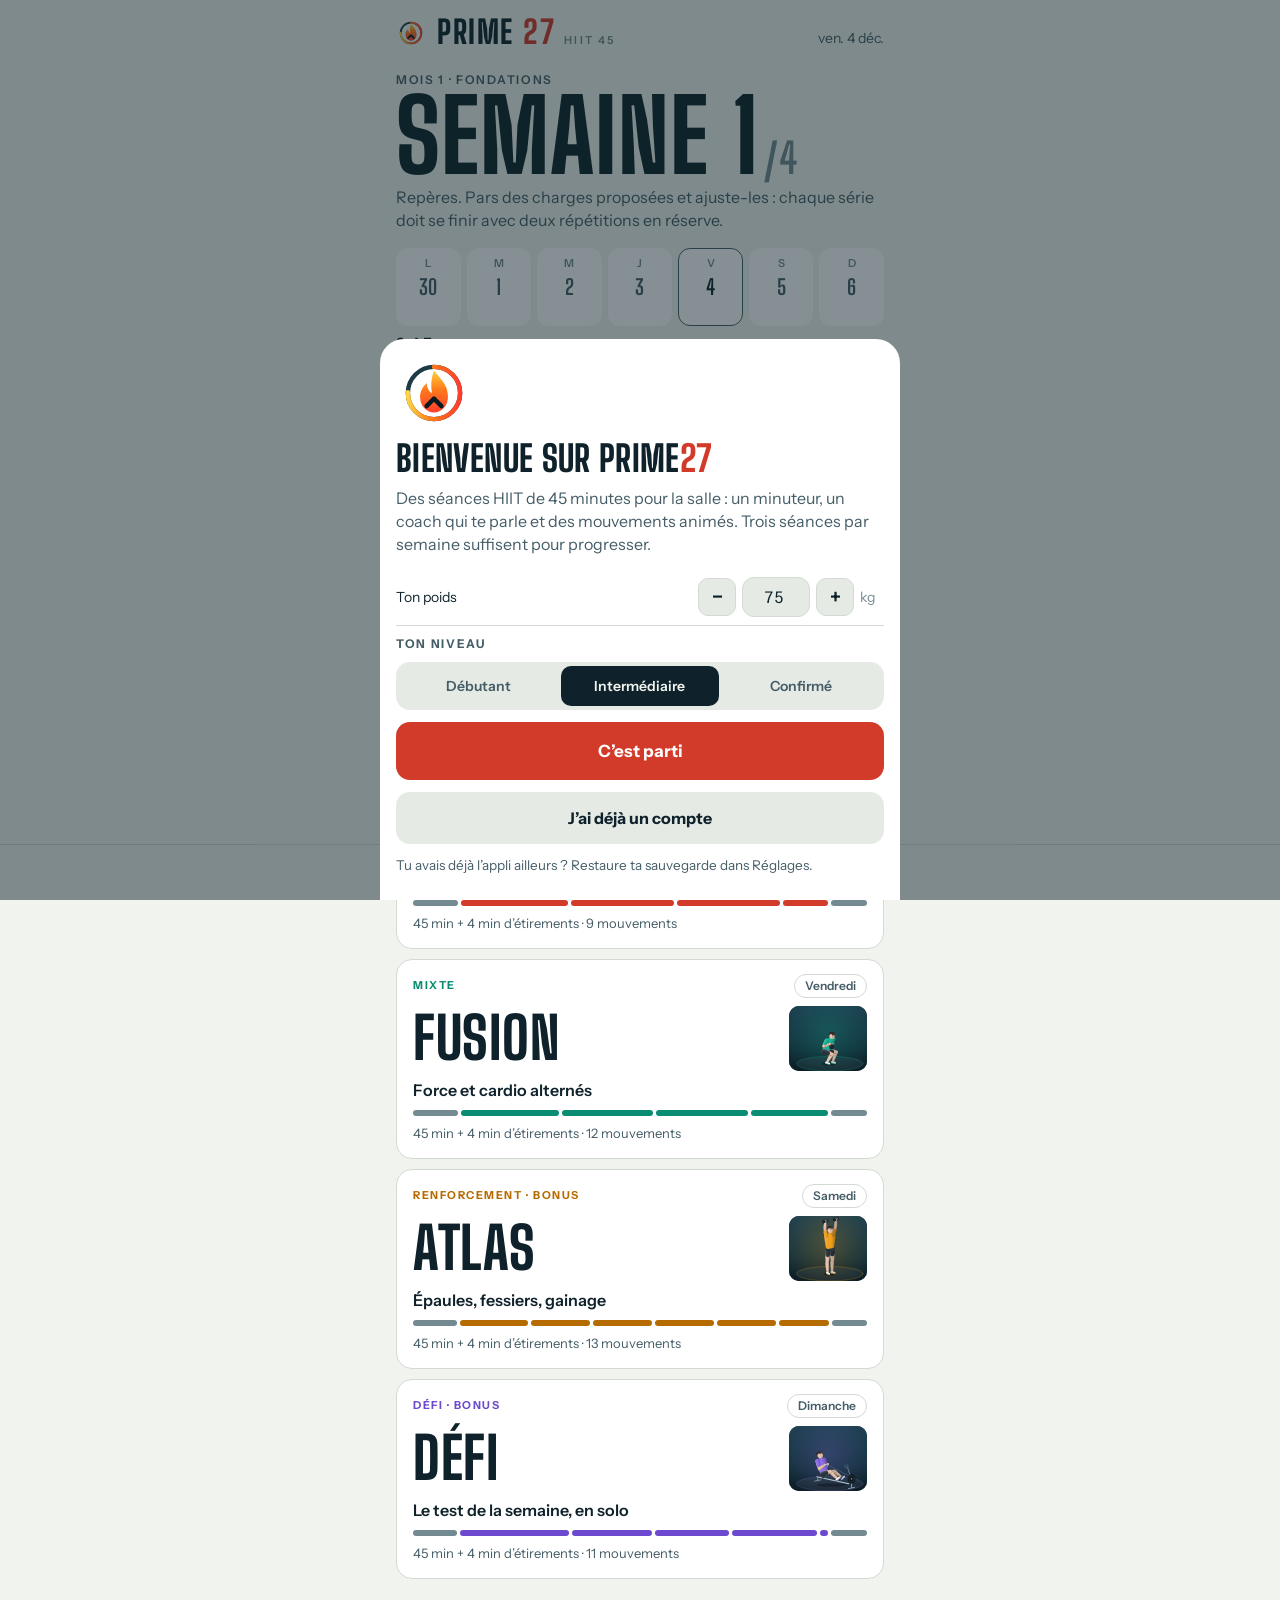
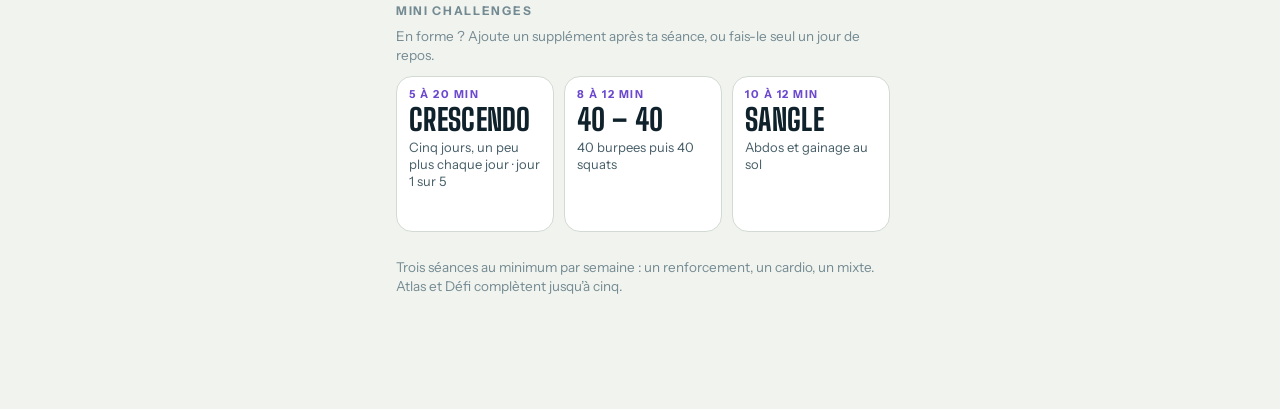
<file: index.html>
<!doctype html>
<html lang="fr">
<head>
<meta charset="utf-8">
<meta name="viewport" content="width=device-width, initial-scale=1, viewport-fit=cover">
<title>PRIME27</title>
<meta name="theme-color" content="#0b1920">
<meta name="mobile-web-app-capable" content="yes">
<meta name="apple-mobile-web-app-capable" content="yes">
<meta name="apple-mobile-web-app-status-bar-style" content="black-translucent">
<link rel="manifest" href="manifest.webmanifest">
<link rel="icon" href="icons/icon.svg" type="image/svg+xml">
<link rel="apple-touch-icon" href="icons/icon-180.png">
<link rel="preconnect" href="https://fonts.googleapis.com">
<link rel="preconnect" href="https://fonts.gstatic.com" crossorigin>
<link rel="stylesheet" href="https://fonts.googleapis.com/css2?family=Big+Shoulders+Display:wght@700;800;900&family=Instrument+Sans:wght@400;500;600;700&display=swap">
<style>
  /* même socle que la version publiée : marges de sécurité des téléphones */
  :root { padding: env(safe-area-inset-top, 0px) 0 env(safe-area-inset-bottom, 0px); }
  [hidden] { display: none !important; }
</style>
<link rel="stylesheet" href="css/app.css">
</head>
<body>
<div id="app"></div>
<script src="js/figure.js"></script>
<script src="js/exercises.js"></script>
<script src="js/programs.js"></script>
<script src="js/app.js"></script>
</body>
</html>
</file>
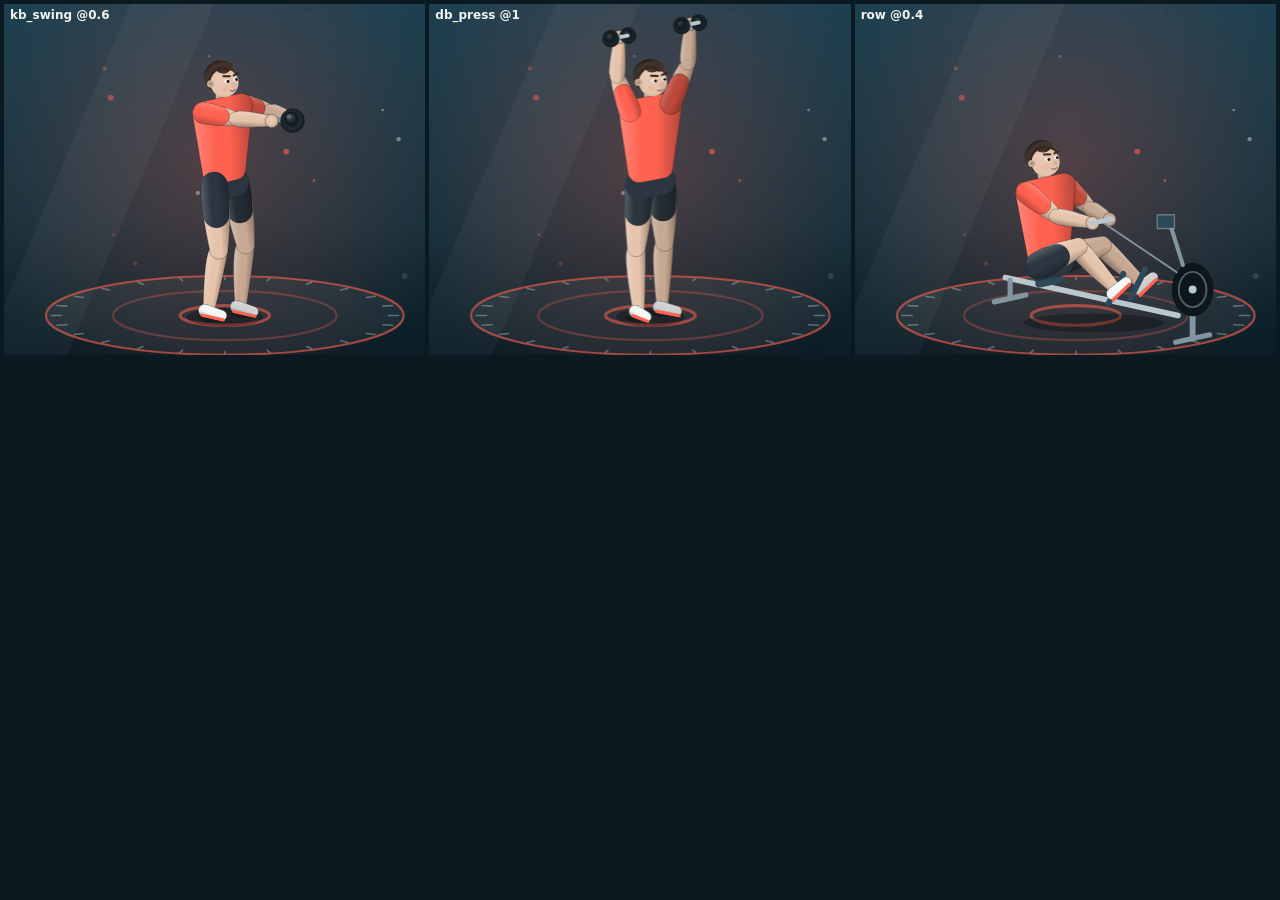
<file: tools/figlab.html>
<!doctype html>
<html lang="fr">
<head>
<meta charset="utf-8">
<meta name="viewport" content="width=device-width, initial-scale=1">
<title>PRIME27 — atelier du personnage (outil de mise au point)</title>
<style>
  body { margin: 0; background: #0b1920; color: #f0f4f0; font: 12px system-ui, sans-serif; }
  .g { display: grid; grid-template-columns: repeat(var(--cols, 3), 1fr); gap: 4px; padding: 4px; }
  .c { position: relative; }
  .c b { position: absolute; left: 6px; top: 4px; z-index: 1; }
  canvas { width: 100%; aspect-ratio: 6 / 5; display: block; }
</style>
</head>
<body>
<div class="g" id="g"></div>
<script src="../js/figure.js"></script>
<script src="../js/exercises.js"></script>
<script>
/* ?ex=id@temps,id@temps … &cols=3 &look=classique &anim=1 &focus=head */
(function () {
  var q = new URLSearchParams(location.search), g = document.getElementById('g');
  g.style.setProperty('--cols', q.get('cols') || 3);
  var LOOKS = {
    classique: { skin: '#e6c3ab', hair: '#35261f', style: 'short' },
    barbu: { skin: '#c99b76', style: 'bald', beard: '#2a1d17', shirt: '#1b2226', shorts: '#11171a', shoe: '#1b2226', sole: '#e9eef0' },
    debardeur: { skin: '#8a5a3b', hair: '#151010', style: 'short', band: '#e8332a', shirt: '#f2f4f4', tank: true, shorts: '#1b2226', shoe: '#1b2226' }
  };
  var look = LOOKS[q.get('look') || 'classique'];
  (q.get('ex') || 'kb_swing@0.6,db_press@1,row@0.4').split(',').forEach(function (s) {
    var parts = s.split('@'), ex = PRIME_EX[parts[0]], t = parts[1] != null ? +parts[1] : null;
    var d = document.createElement('div'); d.className = 'c';
    d.innerHTML = '<b>' + parts[0] + (t != null ? ' @' + t : '') + '</b>';
    var c = document.createElement('canvas'); d.appendChild(c); g.appendChild(d);
    var o = { shirt: '#ff6250', look: look, bg: 'full', focus: q.get('focus') || null, heat: +(q.get('heat') || 0), effort: +(q.get('effort') || 0) };
    if (q.get('anim') || t == null) PrimeFig.mount(c, ex, o);
    else PrimeFig.mount(c, Object.assign({}, ex, { th: t }), Object.assign(o, { still: true }));
  });
})();
</script>
</body>
</html>
</file>
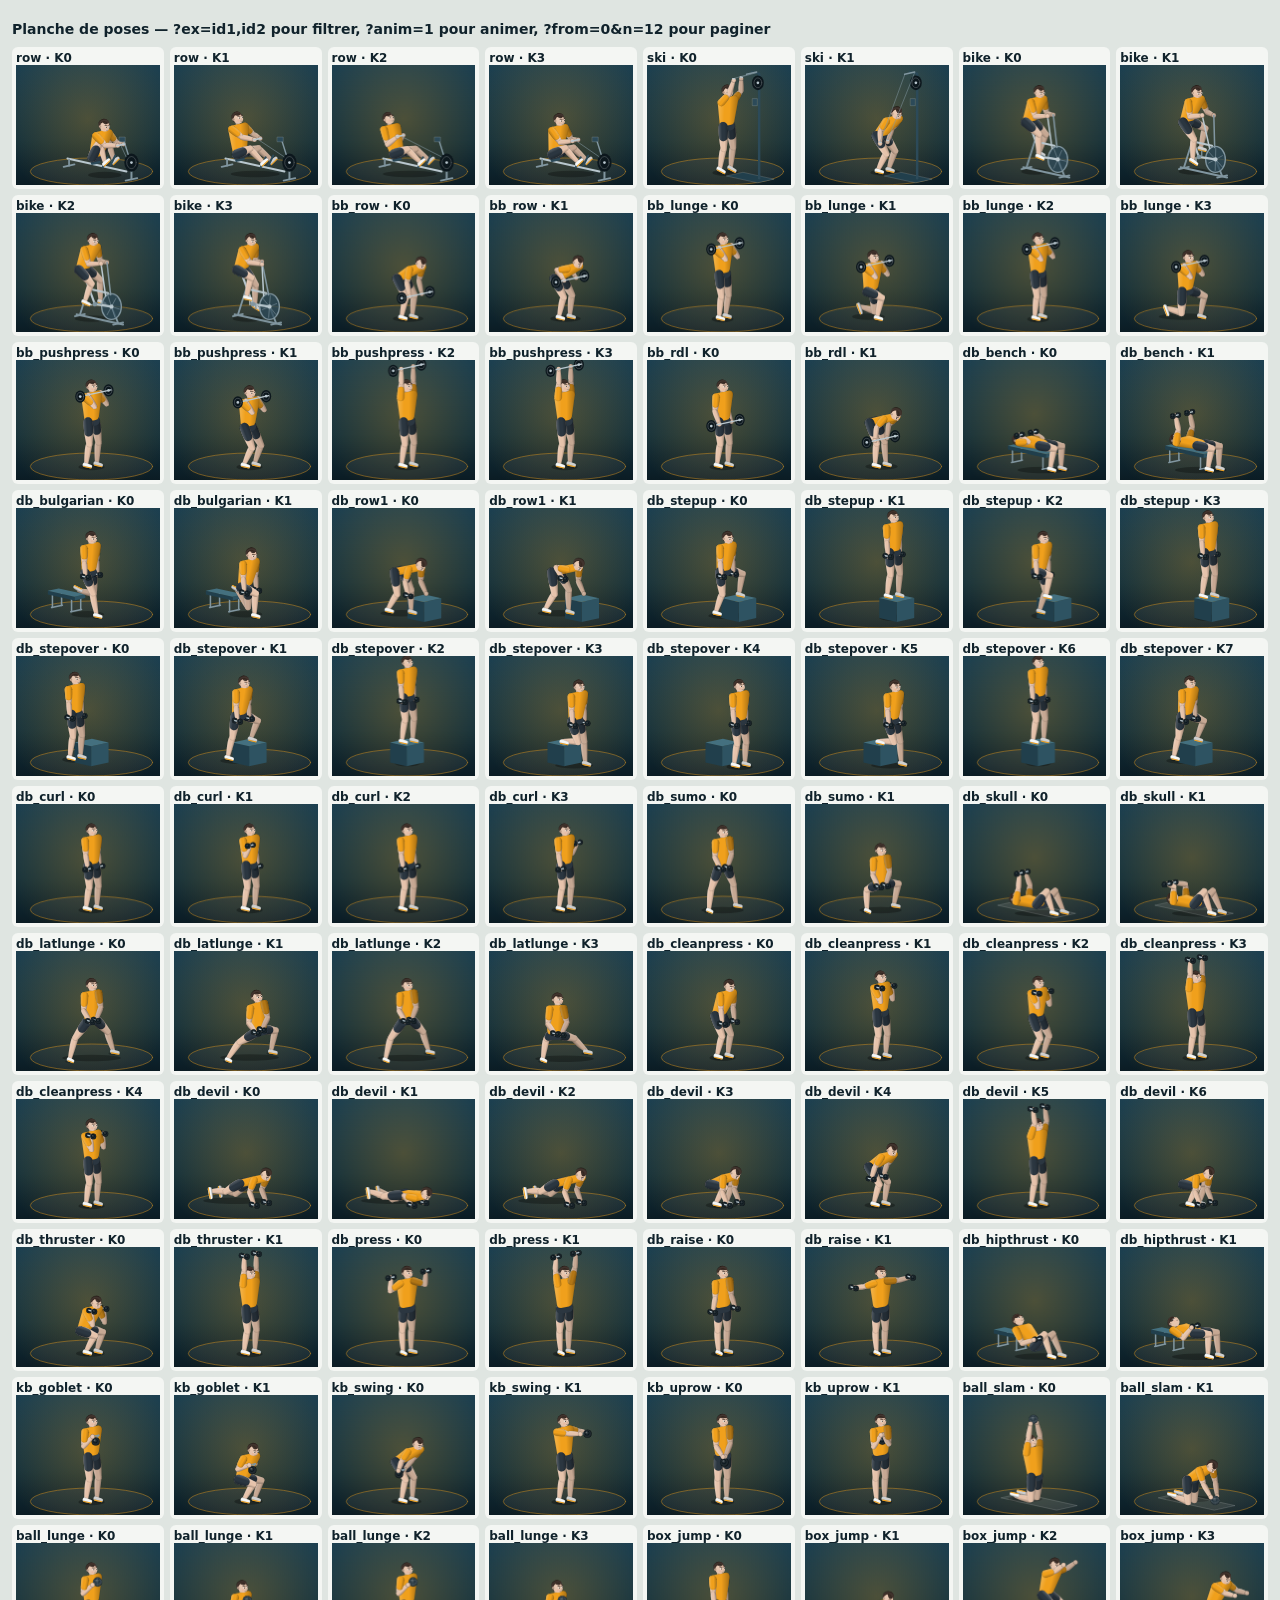
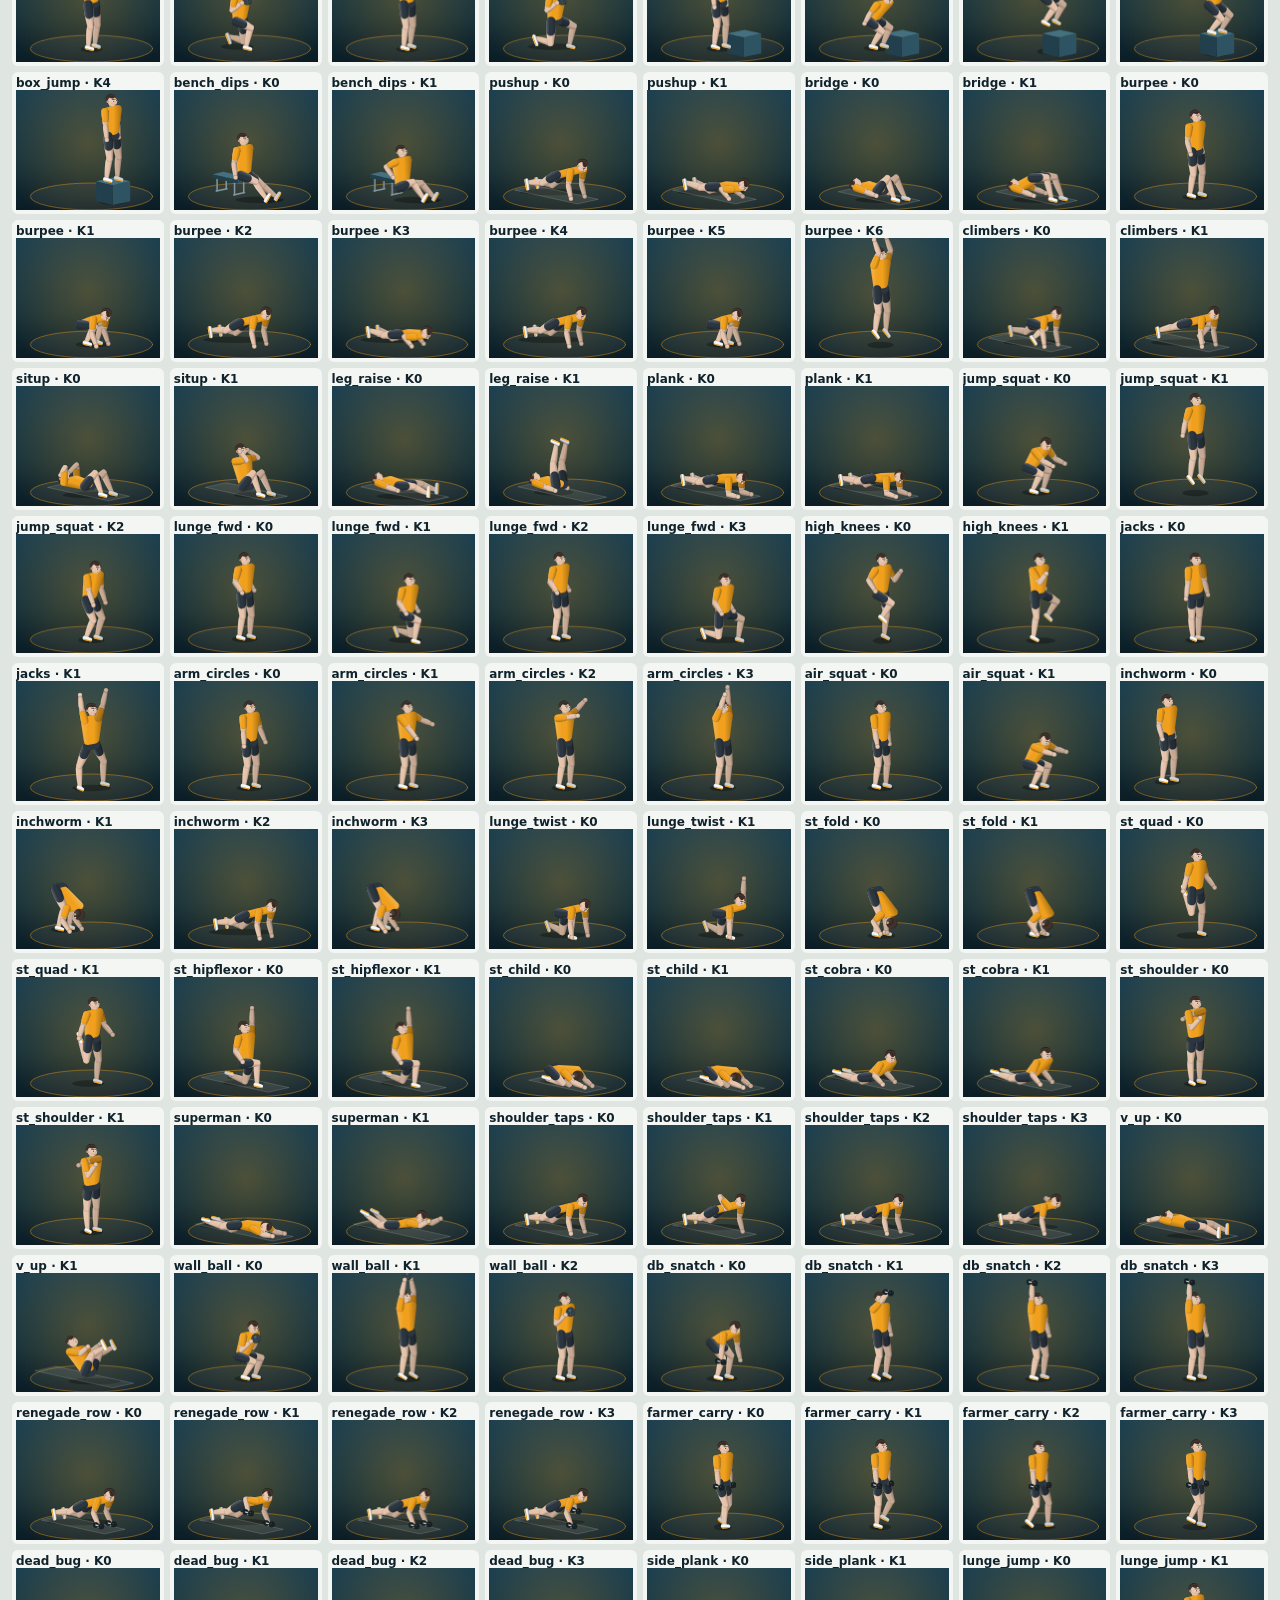
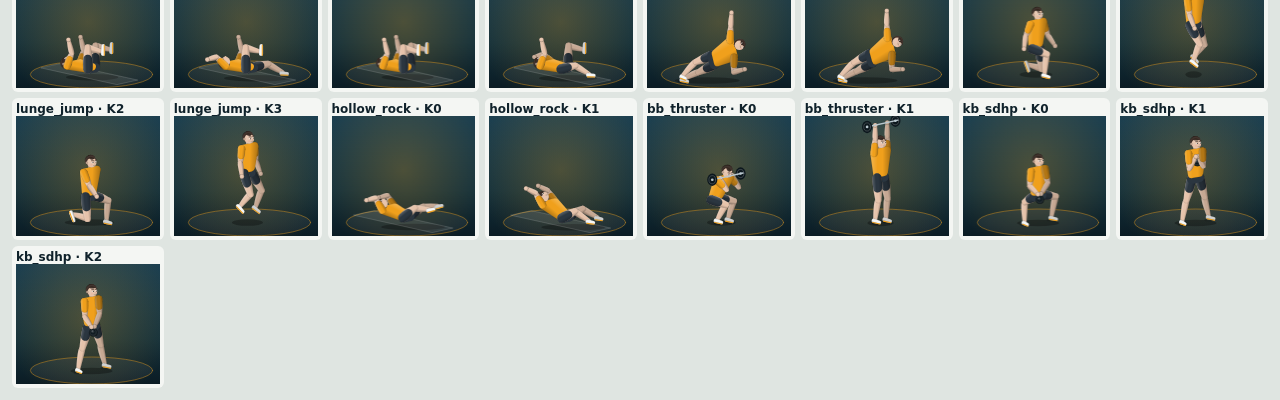
<file: tools/poses.html>
<!doctype html>
<html lang="fr">
<head>
<meta charset="utf-8">
<meta name="viewport" content="width=device-width, initial-scale=1">
<title>PRIME27 — planche de poses (outil de mise au point)</title>
<style>
  body { margin: 0; padding: 12px; font: 12px system-ui, sans-serif; background: #dfe5e1; color: #10222b; }
  .grid { display: grid; grid-template-columns: repeat(auto-fill, minmax(150px, 1fr)); gap: 6px; }
  .cell { background: #f4f6f3; border-radius: 6px; padding: 4px; }
  .cell b { display: block; white-space: nowrap; overflow: hidden; text-overflow: ellipsis; }
  canvas { width: 100%; aspect-ratio: 6 / 5; display: block; }
  h1 { font-size: 14px; }
</style>
</head>
<body>
<h1>Planche de poses — ?ex=id1,id2 pour filtrer, ?anim=1 pour animer, ?from=0&amp;n=12 pour paginer</h1>
<div class="grid" id="g"></div>
<script src="../js/figure.js"></script>
<script src="../js/exercises.js"></script>
<script>
(function () {
  var q = new URLSearchParams(location.search), only = q.get('ex'), anim = q.get('anim');
  var ids = only ? only.split(',') : Object.keys(PRIME_EX);
  var from = +(q.get('from') || 0), n = +(q.get('n') || 999);
  ids = ids.slice(from, from + n);
  var g = document.getElementById('g');
  if (q.get('w')) g.style.gridTemplateColumns = 'repeat(auto-fill, minmax(' + q.get('w') + 'px, 1fr))';
  ids.forEach(function (id) {
    var ex = PRIME_EX[id];
    var times = [];
    if (anim) times = [null];
    else if (ex.fn) times = [0, 0.3, 0.6, 0.9];
    else { var acc = 0; for (var i = 0; i < ex.k.length; i++) { times.push(acc); acc += ex.t[i]; } }
    times.forEach(function (t, i) {
      var cell = document.createElement('div'); cell.className = 'cell';
      var c = document.createElement('canvas');
      cell.innerHTML = '<b>' + id + (t === null ? '' : ' · K' + i) + '</b>';
      cell.appendChild(c); g.appendChild(cell);
      if (t === null) PrimeFig.mount(c, ex, {});
      else PrimeFig.mount(c, Object.assign({}, ex, { th: t + 0.0001 }), { still: true, shirt: '#f0a01c' });
    });
  });
})();
</script>
</body>
</html>
</file>
<file: css/app.css>
/* PRIME27 — feuille de style.
   Mise en page : une colonne mobile (520px max), onglets fixés en bas, lecteur de séance plein écran.
   Identité : tableau d'affichage de salle. Fond encre pétrole, texte craie, une couleur par type de séance,
   chiffres en grande capitale condensée lisibles à deux mètres. */
:root {
  color-scheme: dark;
  --bg: #0b1920;
  --surface: #12252f;
  --raised: #1a3340;
  --line: #27434f;
  --fg: #f0f4f0;
  --fg-2: #a9bcc2;
  --fg-3: #728a93;
  --stage: #14232c;
  --stage-ink: #10222b;
  --on-stage: #f0f4f0;
  --stage-line: transparent;
  --renfo: #ffb224;
  --cardio: #ff6250;
  --mixte: #37d6b4;
  --defi: #b99aff;
  --rest: #86b9ff;
  --ok: #62dfa2;
  --danger: #ff7a6b;
  --on-accent: #0b1920;
  --scrim: rgba(3, 10, 14, 0.66);
  --display: 'Big Shoulders Display', 'Barlow Condensed', 'Roboto Condensed', 'Arial Narrow', Impact, sans-serif;
  --body: 'Instrument Sans', system-ui, -apple-system, 'Segoe UI', Roboto, sans-serif;
  --r: 16px;
}
@media (prefers-color-scheme: light) {
  :root:not([data-theme="dark"]) {
    color-scheme: light;
    --bg: #f0f3ee; --surface: #ffffff; --raised: #e5eae4; --line: #d2dad3;
    --fg: #0f222b; --fg-2: #455d67; --fg-3: #748a92;
    --stage: #14232c; --stage-ink: #10222b; --on-stage: #f0f4f0; --stage-line: transparent;
    --renfo: #b56b00; --cardio: #d23a2a; --mixte: #0a8c73; --defi: #6c49cf; --rest: #2a6cd0;
    --ok: #0d9560; --danger: #c93424; --on-accent: #ffffff; --scrim: rgba(15, 34, 43, 0.5);
  }
}
:root[data-theme="light"] {
  color-scheme: light;
  --bg: #f0f3ee; --surface: #ffffff; --raised: #e5eae4; --line: #d2dad3;
  --fg: #0f222b; --fg-2: #455d67; --fg-3: #748a92;
  --stage: #14232c; --stage-ink: #10222b; --on-stage: #f0f4f0; --stage-line: transparent;
  --renfo: #b56b00; --cardio: #d23a2a; --mixte: #0a8c73; --defi: #6c49cf; --rest: #2a6cd0;
  --ok: #0d9560; --danger: #c93424; --on-accent: #ffffff; --scrim: rgba(15, 34, 43, 0.5);
}

*, *::before, *::after { box-sizing: border-box; }
html, body { height: 100%; }
body {
  margin: 0; background: var(--bg); color: var(--fg);
  font: 16px/1.45 var(--body);
  -webkit-font-smoothing: antialiased; -webkit-tap-highlight-color: transparent;
  overscroll-behavior-y: none;
}
h1, h2, h3, p, dl, dd { margin: 0; }
button { font: inherit; color: inherit; background: none; border: 0; padding: 0; margin: 0; cursor: pointer; text-align: left; }
button:focus-visible, input:focus-visible, textarea:focus-visible { outline: 2px solid var(--rest); outline-offset: 2px; }
svg { display: block; flex: none; }
.locked body { overflow: hidden; }

.s-renfo { --accent: var(--renfo); }
.s-cardio { --accent: var(--cardio); }
.s-mixte { --accent: var(--mixte); }
.s-defi { --accent: var(--defi); }

/* ---------- typographie */
.disp { font-family: var(--display); font-weight: 800; line-height: 0.9; letter-spacing: 0.01em; text-transform: uppercase; }
.eyebrow { font: 600 12px/1 var(--body); letter-spacing: 0.14em; text-transform: uppercase; color: var(--fg-2); }
.acc { color: var(--accent); }
.h2 { font: 700 12px/1 var(--body); letter-spacing: 0.14em; text-transform: uppercase; color: var(--fg-3); }
.hint { color: var(--fg-3); font-size: 13.5px; }
.empty { color: var(--fg-3); font-size: 14px; }

/* ---------- structure */
#app { max-width: 520px; margin: 0 auto; min-height: 100%; }
.view {
  display: flex; flex-direction: column; gap: 26px;
  padding-block: 18px 112px;
  padding-left: max(16px, env(safe-area-inset-left, 0px));
  padding-right: max(16px, env(safe-area-inset-right, 0px));
}
.view section { display: grid; gap: 10px; min-width: 0; }
.tabs {
  position: fixed; left: 0; right: 0; bottom: 0; z-index: 20;
  background: var(--bg); border-top: 1px solid var(--line);
  padding-bottom: env(safe-area-inset-bottom, 0px);
  padding-left: max(16px, env(safe-area-inset-left, 0px));
  padding-right: max(16px, env(safe-area-inset-right, 0px));
}
.tabs-in { max-width: 488px; margin: 0 auto; display: grid; grid-template-columns: repeat(5, minmax(0, 1fr)); }
.tabs button { display: grid; justify-items: center; gap: 4px; padding: 10px 0 9px; color: var(--fg-3); font: 600 10.5px/1 var(--body); white-space: nowrap; letter-spacing: 0.04em; }
.tabs button[aria-current] { color: var(--fg); }
.tabs svg { width: 22px; height: 22px; }

/* ---------- boutons et champs */
.btn {
  display: flex; align-items: center; justify-content: center; gap: 8px; width: 100%; min-height: 52px;
  padding: 12px 18px; border-radius: 14px; background: var(--raised); color: var(--fg);
  font: 700 16px/1.15 var(--body); text-align: center;
}
.btn.go { background: var(--accent, var(--fg)); color: var(--on-accent); min-height: 58px; font-size: 17px; }
.btn.go svg { width: 20px; height: 20px; }
.btn.ghost { background: none; border: 1px solid var(--line); color: var(--fg-2); }
.btn.danger { background: var(--danger); color: var(--on-accent); }
.btn.sm { min-height: 42px; width: auto; padding: 8px 16px; font-size: 14px; }
.btnrow { display: flex; flex-wrap: wrap; gap: 8px; }
.btncol { display: grid; gap: 10px; }
.link { justify-self: start; color: var(--fg-3); font-size: 13px; text-decoration: underline; text-underline-offset: 3px; padding: 6px 0; }
.link.danger { color: var(--danger); }
.ic { flex: none; width: 44px; height: 44px; border-radius: 50%; display: grid; place-items: center; background: var(--surface); color: var(--fg); }
.ic.lg { width: 58px; height: 58px; }
.pill { display: inline-flex; align-items: center; gap: 4px; padding: 5px 10px; border-radius: 99px; font: 600 12px/1 var(--body); color: var(--fg-2); border: 1px solid var(--line); white-space: nowrap; }
.pill svg { width: 13px; height: 13px; stroke-width: 3; }
.pill.ok { color: var(--ok); border-color: var(--ok); }
.pill.hot { background: var(--accent); border-color: var(--accent); color: var(--on-accent); }
.field { display: grid; gap: 6px; font-size: 14px; color: var(--fg-2); }
.field input, textarea {
  font: 16px/1.3 var(--body); color: var(--fg); background: var(--raised);
  border: 1px solid var(--line); border-radius: 12px; padding: 12px; width: 100%;
}
textarea { resize: vertical; }
select { font: 16px/1.3 var(--body); color: var(--fg); background: var(--raised); border: 1px solid var(--line); border-radius: 12px; padding: 12px; width: 100%; }
.field input[type="range"] { padding: 0; border: 0; background: none; height: 34px; accent-color: var(--ok); }
.st { flex: none; width: 38px; height: 38px; border-radius: 10px; background: var(--raised); border: 1px solid var(--line); font: 700 20px/1 var(--body); text-align: center; }
.field.inline label { min-width: 0; }
.filebtn { position: relative; justify-self: start; cursor: pointer; overflow: hidden; }
.filebtn input { position: absolute; inset: 0; width: 100%; height: 100%; opacity: 0; cursor: pointer; padding: 0; }
.spark { display: block; width: 100%; height: 56px; }
.spark-a { fill: var(--cardio); opacity: 0.18; }
.spark-l { fill: none; stroke: var(--cardio); stroke-width: 1.6; vector-effect: non-scaling-stroke; }
.spark-k { display: flex; justify-content: space-between; font-size: 11px; color: var(--fg-3); }
.field.inline { grid-template-columns: minmax(0, 1fr) auto; align-items: center; padding: 8px 0; border-bottom: 1px solid var(--line); color: var(--fg); }
.unit { display: inline-flex; align-items: center; gap: 6px; }
.unit input { width: 68px; text-align: right; padding: 9px 10px; font-variant-numeric: tabular-nums; }
.unit em { font-style: normal; color: var(--fg-3); width: 24px; }
.thumb { flex: none; display: block; width: 64px; height: 54px; border-radius: 10px; background: var(--stage); overflow: hidden; }
.thumb, .xfig, .stage, .p-stage { box-shadow: inset 0 0 0 1px var(--stage-line); }
.thumb canvas, .xfig canvas, .stage canvas { display: block; width: 100%; height: 100%; }

/* ---------- semaine */
.top { display: flex; align-items: flex-end; justify-content: space-between; gap: 12px; }
.brand { font-size: 32px; letter-spacing: 0.05em; display: flex; align-items: baseline; gap: 9px; }
.brand em { font-style: normal; color: var(--cardio); }
.brand span { font: 600 11px/1 var(--body); letter-spacing: 0.2em; color: var(--fg-3); }
.top-date { color: var(--fg-2); font-size: 14px; }
.page { font-size: 46px; }
.phase { gap: 12px; }
.wk { font-size: clamp(68px, 22vw, 100px); line-height: 0.8; }
.wk small { font-size: 0.42em; font-weight: 700; color: var(--fg-3); margin-left: 0.1em; }
.focus { color: var(--fg-2); max-width: 46ch; }
.strip { list-style: none; margin: 6px 0 0; padding: 0; display: grid; grid-template-columns: repeat(7, minmax(0, 1fr)); gap: 6px; }
.strip li { display: grid; justify-items: center; gap: 4px; padding: 8px 0 7px; border-radius: 12px; background: var(--surface); color: var(--fg-3); font-size: 11px; font-weight: 600; }
.strip b { font: 700 21px/1 var(--display); color: var(--fg-2); }
.strip i { width: 18px; height: 18px; border-radius: 50%; display: grid; place-items: center; }
.strip i svg { width: 12px; height: 12px; stroke-width: 3.4; }
.strip li.today { outline: 1.5px solid var(--fg-2); outline-offset: -1.5px; }
.strip li.today b { color: var(--fg); }
.strip li.done i { background: var(--accent); color: var(--on-accent); }
.goal { color: var(--fg-2); font-size: 14px; }
.goal b { font: 800 19px/1 var(--display); color: var(--fg); margin-right: 6px; letter-spacing: 0.04em; }
.resume { padding: 14px; border-radius: var(--r); border: 1.5px solid var(--accent); }
.resume b { display: block; margin-top: 6px; }
.resume-b { display: flex; gap: 8px; }
.list { gap: 12px; }
.card { display: grid; gap: 8px; width: 100%; padding: 14px 16px 15px; border-radius: var(--r); background: var(--surface); border: 1px solid var(--line); }
.card-top { display: flex; justify-content: space-between; align-items: center; gap: 8px; }
.kind { font: 700 11px/1 var(--body); letter-spacing: 0.14em; text-transform: uppercase; color: var(--accent); }
.card-mid { display: flex; align-items: center; justify-content: space-between; gap: 12px; }
.card-name { font-size: 58px; }
.card-fig .thumb { width: 78px; height: 65px; }
.card-tag { font-weight: 600; }
.card-meta { color: var(--fg-2); font-size: 13px; }
.card.is-done .card-name { color: var(--fg-2); }
.frise { display: flex; gap: 3px; height: 6px; }
.frise i { border-radius: 3px; background: var(--accent); min-width: 3px; }
.frise i.fr-warm, .frise i.fr-stretch { background: var(--fg-3); }
.frise.big { height: 12px; }

/* ---------- séance */
.back { display: inline-flex; align-items: center; gap: 2px; align-self: flex-start; color: var(--fg-2); font-weight: 600; margin-left: -6px; padding: 6px 8px 6px 0; }
.back svg { width: 20px; height: 20px; }
.hero { display: grid; gap: 10px; }
.hero-name { font-size: clamp(80px, 27vw, 120px); line-height: 0.78; }
.lede { color: var(--fg-2); max-width: 52ch; }
.facts { display: grid; grid-template-columns: 1fr 1fr 1.25fr; border-block: 1px solid var(--line); }
.facts div { padding: 12px 10px 12px 0; display: grid; gap: 4px; align-content: start; min-width: 0; }
.facts div + div { padding-left: 12px; border-left: 1px solid var(--line); }
.facts dt { font: 600 10.5px/1 var(--body); letter-spacing: 0.07em; text-transform: uppercase; color: var(--fg-3); }
.facts dd { font-size: 36px; font-variant-numeric: tabular-nums; }
.facts dd.fmt { font: 600 14px/1.3 var(--body); padding-top: 3px; }
.facts small { color: var(--fg-3); font-size: 12px; }
.plan { gap: 6px; }
.scale { position: relative; height: 14px; font-size: 11px; color: var(--fg-3); font-variant-numeric: tabular-nums; }
.scale span { position: absolute; top: 0; white-space: nowrap; }
.chips { list-style: none; margin: 0; padding: 0; display: flex; flex-wrap: wrap; gap: 6px; }
.chips li { padding: 7px 12px; border-radius: 99px; background: var(--raised); font-size: 13px; font-weight: 600; }
.blocks { gap: 12px; }
.blk { display: grid; gap: 10px; padding: 14px 14px 6px; border-radius: var(--r); background: var(--surface); border: 1px solid var(--line); }
.blk header { display: flex; justify-content: space-between; align-items: flex-start; gap: 12px; }
.blk h3 { font-size: 28px; }
.blk header p { color: var(--accent); font-weight: 600; font-size: 14px; margin-top: 4px; }
.blk-t { text-align: right; display: grid; gap: 3px; flex: none; }
.blk-t b { font: 800 24px/1 var(--display); font-variant-numeric: tabular-nums; }
.blk-t span { font-size: 12px; color: var(--fg-2); }
.blk-note { font-size: 13.5px; color: var(--fg-2); }
.rows { list-style: none; margin: 0; padding: 0; }
.rows li + li { border-top: 1px solid var(--line); }
.row { display: flex; align-items: center; gap: 12px; width: 100%; padding: 9px 0; }
.row-t { flex: 1; min-width: 0; display: grid; gap: 2px; }
.row-t b { font-weight: 600; line-height: 1.25; }
.row-t small { color: var(--fg-3); font-size: 12.5px; line-height: 1.3; }
.row-d { flex: none; color: var(--fg-2); font-size: 13px; font-variant-numeric: tabular-nums; text-align: right; }
.cta {
  position: fixed; left: 0; right: 0; bottom: 0; z-index: 20;
  padding-top: 26px; padding-bottom: calc(14px + env(safe-area-inset-bottom, 0px));
  padding-left: max(16px, env(safe-area-inset-left, 0px));
  padding-right: max(16px, env(safe-area-inset-right, 0px));
  background: linear-gradient(to top, var(--bg) 68%, transparent);
}
.cta-in { max-width: 488px; margin: 0 auto; }

/* ---------- bibliothèque */
.chipbar { display: flex; gap: 6px; overflow-x: auto; margin-inline: -16px; padding-inline: 16px; scrollbar-width: none; }
.chipbar::-webkit-scrollbar { display: none; }
.chip { flex: none; padding: 8px 14px; border-radius: 99px; border: 1px solid var(--line); color: var(--fg-2); font-weight: 600; font-size: 14px; }
.chip.on { background: var(--fg); color: var(--bg); border-color: var(--fg); }
.xgrid { list-style: none; margin: 0; padding: 0; display: grid; grid-template-columns: repeat(2, minmax(0, 1fr)); gap: 16px 10px; }
.xcard { display: grid; gap: 3px; width: 100%; }
.xfig { display: block; aspect-ratio: 6 / 5; max-width: 100%; border-radius: 14px; background: var(--stage); overflow: hidden; margin-bottom: 5px; }
.xcard b { font-weight: 600; line-height: 1.25; }
.xcard small { color: var(--fg-3); font-size: 12.5px; }

/* ---------- suivi */
.stats { display: grid; grid-template-columns: repeat(4, minmax(0, 1fr)); border-block: 1px solid var(--line); }
.stats div { padding: 14px 0 12px; display: grid; gap: 5px; }
.stats div + div { padding-left: 12px; border-left: 1px solid var(--line); }
.stats dd { font-size: 42px; font-variant-numeric: tabular-nums; }
.stats dt { font-size: 12px; color: var(--fg-2); line-height: 1.2; }
.cal { width: 100%; border-collapse: separate; border-spacing: 4px; table-layout: fixed; margin-inline: -4px; width: calc(100% + 8px); }
.cal th { font: 600 11px/1 var(--body); color: var(--fg-3); padding: 4px 0; }
.cal td { background: var(--surface); border-radius: 8px; height: 36px; text-align: center; }
.cal td.today { outline: 1.5px solid var(--fg-2); outline-offset: -1.5px; }
.dot { display: inline-block; width: 12px; height: 12px; border-radius: 50%; background: var(--accent); vertical-align: middle; }
.cal .dot:not([class*="s-"]) { background: none; }
.legend { display: flex; flex-wrap: wrap; gap: 6px 14px; font-size: 12.5px; color: var(--fg-2); }
.legend span { display: inline-flex; align-items: center; gap: 6px; }
.kv { list-style: none; margin: 0; padding: 0; }
.kv li { display: flex; justify-content: space-between; align-items: baseline; gap: 12px; padding: 10px 0; border-bottom: 1px solid var(--line); }
.kv span { min-width: 0; }
.kv small { display: block; color: var(--fg-3); font-size: 12px; }
.kv b { flex: none; font: 800 21px/1 var(--display); font-variant-numeric: tabular-nums; letter-spacing: 0.02em; }
.journal { list-style: none; margin: 0; padding: 0; display: grid; gap: 10px; }
.journal li { padding: 12px 14px 8px; border-radius: 14px; background: var(--surface); border: 1px solid var(--line); display: grid; gap: 4px; font-size: 14px; color: var(--fg-2); }
.j-h { display: flex; justify-content: space-between; align-items: baseline; gap: 10px; }
.j-h b { font-size: 28px; color: var(--accent); }
.j-n { color: var(--fg); }

/* ---------- réglages */
.sw { display: flex; align-items: center; justify-content: space-between; gap: 14px; padding: 12px 0; border-bottom: 1px solid var(--line); cursor: pointer; position: relative; }
.sw span { display: grid; gap: 2px; min-width: 0; }
.sw b { font-weight: 600; }
.sw small { color: var(--fg-3); font-size: 13px; }
.sw input { position: absolute; right: 0; top: 50%; width: 52px; height: 30px; margin: -15px 0 0; opacity: 0; cursor: pointer; }
.sw i { flex: none; width: 52px; height: 30px; border-radius: 99px; background: var(--raised); border: 1px solid var(--line); position: relative; transition: background 0.15s; }
.sw i::after { content: ""; position: absolute; top: 3px; left: 3px; width: 22px; height: 22px; border-radius: 50%; background: var(--fg-2); transition: transform 0.15s; }
.sw input:checked + i { background: var(--ok); border-color: var(--ok); }
.sw input:checked + i::after { transform: translateX(22px); background: var(--bg); }
.sw input:focus-visible + i { outline: 2px solid var(--rest); outline-offset: 2px; }
.v-settings .btn.sm { justify-self: start; }

/* ---------- fiche exercice, dialogues, message */
#sheet { position: fixed; inset: 0; z-index: 80; display: none; }
#sheet.on { display: flex; flex-direction: column; justify-content: flex-end; }
.sheet-bg { position: absolute; inset: 0; background: var(--scrim); }
.sheet-p {
  position: relative; width: 100%; max-width: 520px; margin: 0 auto; max-height: 94%; overflow: auto;
  background: var(--surface); border-radius: 24px 24px 0 0; display: grid; gap: 12px;
  padding-top: 16px; padding-bottom: calc(24px + env(safe-area-inset-bottom, 0px));
  padding-left: max(16px, env(safe-area-inset-left, 0px));
  padding-right: max(16px, env(safe-area-inset-right, 0px));
}
.sheet-x { position: absolute; top: 24px; right: max(24px, env(safe-area-inset-right, 0px)); z-index: 2; background: var(--on-stage); color: var(--stage-ink); }
.sheet-x.alt { top: 14px; background: var(--raised); color: var(--fg); }
.stage { aspect-ratio: 6 / 5; max-width: 100%; max-height: 44vh; width: 100%; border-radius: 16px; background: var(--stage); overflow: hidden; }
.sheet-n { font-size: 36px; text-wrap: balance; }
.sheet-m { color: var(--fg-2); font-size: 14px; }
.cues { margin: 0; padding: 0; list-style: none; counter-reset: c; display: grid; gap: 8px; }
.cues li { counter-increment: c; display: grid; grid-template-columns: 24px minmax(0, 1fr); gap: 8px; align-items: baseline; }
.cues li::before { content: counter(c); font: 800 21px/1 var(--display); color: var(--accent, var(--fg-2)); }
.note { font-size: 14px; color: var(--fg-2); padding: 10px 12px; border-radius: 12px; background: var(--raised); }
.note b { color: var(--fg); font-weight: 600; }
.dialog { position: relative; margin: auto; width: min(420px, calc(100% - 32px)); background: var(--surface); border: 1px solid var(--line); border-radius: 20px; padding: 22px 18px 18px; display: grid; gap: 10px; }
.dialog h2 { font-size: 32px; }
.dialog p { color: var(--fg-2); margin-bottom: 6px; }
#toast {
  position: fixed; left: 50%; bottom: calc(96px + env(safe-area-inset-bottom, 0px)); transform: translate(-50%, 16px);
  background: var(--fg); color: var(--bg); padding: 10px 16px; border-radius: 99px; font-weight: 600; font-size: 14px;
  opacity: 0; pointer-events: none; transition: opacity 0.2s, transform 0.2s; z-index: 90; max-width: calc(100% - 32px); text-align: center;
}
#toast.on { opacity: 1; transform: translate(-50%, 0); }

/* ---------- lecteur de séance */
#overlay { display: none; }
#overlay.on { display: block; }
.player {
  position: fixed; inset: 0; z-index: 50; background: var(--bg);
  display: flex; flex-direction: column; gap: 10px;
  padding-top: calc(10px + env(safe-area-inset-top, 0px));
  padding-bottom: calc(12px + env(safe-area-inset-bottom, 0px));
  padding-left: max(16px, env(safe-area-inset-left, 0px));
  padding-right: max(16px, env(safe-area-inset-right, 0px));
  --ph: var(--accent); --on-ph: var(--on-accent);
}
.player > * { width: 100%; max-width: 520px; margin-inline: auto; }
.ph-rest, .ph-trans, .ph-prep, .ph-stretch { --ph: var(--rest); }
.ph-warm { --ph: var(--fg); --on-ph: var(--bg); }
.p-top { flex: none; display: flex; align-items: center; gap: 10px; }
.p-where { flex: 1; min-width: 0; display: grid; gap: 2px; }
.p-where b { font-size: 14px; font-weight: 700; white-space: nowrap; overflow: hidden; text-overflow: ellipsis; }
.p-where span { font-size: 12.5px; color: var(--fg-2); white-space: nowrap; overflow: hidden; text-overflow: ellipsis; }
.p-rem { flex: none; text-align: right; display: grid; gap: 2px; }
.p-rem span { font: 600 10px/1 var(--body); letter-spacing: 0.14em; text-transform: uppercase; color: var(--fg-3); }
.p-rem b { font: 800 25px/1 var(--display); font-variant-numeric: tabular-nums; letter-spacing: 0.02em; }
.p-prog { flex: none; display: flex; gap: 3px; height: 5px; }
.p-prog i { background: var(--line); border-radius: 3px; overflow: hidden; min-width: 3px; }
.p-prog b { display: block; height: 100%; background: var(--accent); transform-origin: left center; transform: scaleX(0); }
.p-prog i.fr-warm b, .p-prog i.fr-stretch b { background: var(--fg-2); }
.p-stage { position: relative; flex: 1 1 0; min-height: 110px; border-radius: 20px; background: var(--stage); overflow: hidden; display: block; }
.p-stage canvas { position: absolute; inset: 0; width: 100%; height: 100%; }
.p-badge { position: absolute; left: 12px; top: 12px; padding: 6px 10px; border-radius: 99px; background: var(--on-stage); color: var(--stage-ink); font: 700 11px/1 var(--body); letter-spacing: 0.12em; text-transform: uppercase; }
.p-load { position: absolute; right: 12px; top: 12px; padding: 5px 10px 4px; border-radius: 99px; border: 1.5px solid var(--on-stage); color: var(--on-stage); font: 800 19px/1 var(--display); }
.p-info { flex: none; display: grid; gap: 5px; }
.p-phase { font: 700 12px/1 var(--body); letter-spacing: 0.16em; text-transform: uppercase; color: var(--ph); }
.ph-warm .p-phase { color: var(--fg-2); }
.p-info h2 { font-size: clamp(30px, 9.4vw, 40px); line-height: 0.95; text-wrap: balance; }
.p-cue { color: var(--fg-2); font-size: 14.5px; line-height: 1.3; min-height: 2.6em; }
.p-clock {
  flex: none; display: grid; grid-template-columns: minmax(0, 1fr) auto; align-items: end; gap: 6px 12px;
  padding: 14px 16px 14px; border-radius: 20px; background: var(--ph); color: var(--on-ph);
}
.p-digits { display: flex; font-size: clamp(92px, 30vw, 132px); font-weight: 900; line-height: 0.76; padding-top: 0.04em; }
.p-digits span { display: inline-block; width: 0.5em; text-align: center; }
.p-digits span.c { width: 0.24em; }
.p-side { display: grid; gap: 5px; justify-items: end; text-align: right; padding-bottom: 2px; }
.p-side b { font: 800 23px/1 var(--display); letter-spacing: 0.03em; text-transform: uppercase; }
.p-side span { font: 700 13px/1 var(--body); }
.p-bar { grid-column: 1 / -1; height: 6px; border-radius: 3px; overflow: hidden; margin-top: 4px; position: relative; }
.p-bar::before { content: ""; position: absolute; inset: 0; background: var(--on-ph); opacity: 0.22; }
.p-bar i { position: relative; display: block; height: 100%; background: var(--on-ph); transform-origin: left center; }
.p-clock.last3 { animation: pulse 0.5s ease-in-out infinite alternate; }
@keyframes pulse { to { filter: brightness(1.16); } }
.paused .p-clock { opacity: 0.5; }
.p-next { flex: none; display: flex; align-items: center; gap: 12px; padding: 8px 12px 8px 8px; border-radius: 16px; background: var(--surface); }
.p-next small { font-size: 12px; color: var(--fg-2); }
.p-next b { font-weight: 700; line-height: 1.2; }
.p-next.last .thumb { display: none; }
.p-next.last { padding-left: 14px; }
.p-ctl { flex: none; display: flex; align-items: center; justify-content: space-between; gap: 8px; }
.playbtn { width: 76px; height: 76px; border-radius: 50%; background: var(--fg); color: var(--bg); display: grid; place-items: center; }
.playbtn svg { width: 34px; height: 34px; }
.p-wake { flex: none; text-align: center; font-size: 12px; color: var(--fg-3); }
.p-wake:empty { display: none; }

/* petits écrans : on gagne de la hauteur pour le mannequin */
@media (max-height: 700px) {
  .player { gap: 8px; }
  .p-digits { font-size: clamp(76px, 25vw, 104px); }
  .p-cue { min-height: 1.3em; white-space: nowrap; overflow: hidden; text-overflow: ellipsis; }
  .playbtn { width: 64px; height: 64px; }
  .ic.lg { width: 50px; height: 50px; }
}

/* ---------- fin de séance */
.player.finish { display: block; overflow: auto; }
.fin { display: grid; gap: 24px; padding-block: 22px 30px; }
.fin section { display: grid; gap: 8px; }
.fin-n { font-size: clamp(76px, 25vw, 112px); line-height: 0.8; }
.fin-t { color: var(--fg-2); }
.fin-t b { font-size: 36px; color: var(--fg); margin-right: 6px; font-variant-numeric: tabular-nums; }
.rpe { display: grid; grid-template-columns: repeat(10, minmax(0, 1fr)); gap: 4px; }
.rpe button { height: 46px; border-radius: 10px; background: var(--raised); font: 800 21px/1 var(--display); text-align: center; }
.rpe button[aria-checked="true"] { background: var(--accent); color: var(--on-accent); }

@media (prefers-reduced-motion: reduce) {
  .p-clock.last3 { animation: none; }
  #toast, .sw i, .sw i::after { transition: none; }
}

/* ---------- accueil : chiffres de la semaine, matériel, mini challenges */
.stats.three { grid-template-columns: repeat(3, minmax(0, 1fr)); margin-top: 4px; }
.stats.three dd { font-size: 34px; }
.hrow { display: flex; align-items: center; justify-content: space-between; gap: 10px; }
.pill.tap { color: var(--fg); background: var(--surface); padding: 7px 8px 7px 12px; }
.pill.tap svg { width: 14px; height: 14px; stroke-width: 2.4; }
.minis { display: flex; gap: 10px; overflow-x: auto; margin-inline: -16px; padding-inline: 16px; scrollbar-width: none; }
.minis::-webkit-scrollbar { display: none; }
.sheet-p .minis { flex-wrap: wrap; overflow: visible; margin-inline: 0; padding-inline: 0; }
.mcard { flex: none; width: 158px; display: grid; gap: 6px; align-content: start; padding: 12px 12px 14px; border-radius: var(--r); background: var(--surface); border: 1px solid var(--line); }
.sheet-p .mcard { flex: 1 1 140px; background: var(--raised); }
.mini-n { font-size: 30px; }
.mini-t { font-size: 13px; color: var(--fg-2); line-height: 1.3; }

/* ---------- badges */
.badges { list-style: none; margin: 0; padding: 0; display: grid; grid-template-columns: repeat(3, minmax(0, 1fr)); gap: 18px 8px; }
.bdg { display: grid; justify-items: center; align-content: start; gap: 4px; text-align: center; }
.bdg strong { font-size: 13px; font-weight: 600; line-height: 1.2; }
.bdg small { font-size: 11.5px; color: var(--fg-3); line-height: 1.25; }
.medal { width: 68px; height: 68px; border-radius: 50%; display: grid; place-items: center; border: 2px dashed var(--line); color: var(--fg-3); margin-bottom: 4px; }
.medal b { font-size: 23px; letter-spacing: 0; }
.bdg.on .medal { border: 3px solid var(--accent); color: var(--accent); background: var(--surface); outline: 1px solid var(--accent); outline-offset: 3px; }
.bdg:not(.on) strong { color: var(--fg-2); }
.badges.won { grid-template-columns: repeat(auto-fit, minmax(120px, 1fr)); margin: 12px 0 16px; }
.bdg.big .medal { width: 108px; height: 108px; margin-bottom: 10px; }
.bdg.big .medal b { font-size: 40px; }
.bdg.big strong { font-size: 18px; }
.bdg.big small { font-size: 13px; }
.dialog .eyebrow { text-align: center; }
.confetti { position: fixed; inset: 0; width: 100%; height: 100%; z-index: 95; pointer-events: none; }

/* ---------- intensité par séance */
.inten { list-style: none; margin: 0; padding: 0; display: grid; gap: 14px; }
.inten li { display: grid; gap: 6px; font-size: 13.5px; color: var(--fg-2); }
.in-h { display: flex; justify-content: space-between; align-items: baseline; gap: 10px; }
.in-h b { font-size: 26px; color: var(--accent); }
.in-bar { height: 8px; border-radius: 4px; background: var(--raised); overflow: hidden; }
.in-bar i { display: block; height: 100%; background: var(--accent); border-radius: 4px; }
.inten p b, .j-v b { color: var(--fg); font-weight: 700; font-variant-numeric: tabular-nums; }

/* ---------- mini challenge */
.player.mini { gap: 12px; }
.m-stage { flex: 0 0 30%; min-height: 150px; }
.m-x { flex: none; border-bottom: 0; padding: 0; }
.m-list { flex: 1 1 0; min-height: 0; overflow: auto; list-style: none; margin: 0; padding: 0; display: grid; gap: 6px; align-content: start; }
.m-row { display: flex; align-items: center; gap: 12px; width: 100%; min-height: 56px; padding: 8px 14px 8px 10px; border-radius: 14px; background: var(--surface); border: 1px solid var(--line); }
.m-check { flex: none; width: 30px; height: 30px; border-radius: 50%; border: 2px solid var(--fg-3); display: grid; place-items: center; color: transparent; }
.m-check svg { width: 16px; height: 16px; stroke-width: 3.4; }
.m-reps { flex: none; min-width: 66px; font-size: 26px; }
.m-name { flex: 1; min-width: 0; font-weight: 600; line-height: 1.2; }
.m-row.cur { border-color: var(--accent); }
.m-row.done { opacity: 0.55; }
.m-row.done .m-check { background: var(--accent); border-color: var(--accent); color: var(--on-accent); }
.m-row.done .m-name { text-decoration: line-through; }
.m-foot { flex: none; }

/* ---------- logo, accueil, profil */
.logo { display: block; flex: none; }
.brand .logo { width: 30px; height: 30px; align-self: center; margin-right: 2px; }
.install { display: flex; align-items: center; gap: 12px; width: 100%; padding: 12px 12px 12px 10px; border-radius: var(--r); background: var(--surface); border: 1.5px solid var(--cardio); }
.install .logo { width: 40px; height: 40px; }
.install span { flex: 1; min-width: 0; display: grid; gap: 2px; }
.install small { color: var(--fg-2); font-size: 12.5px; line-height: 1.3; }
.install svg:last-child { width: 18px; height: 18px; color: var(--fg-3); }
.seg { display: grid; grid-template-columns: repeat(3, minmax(0, 1fr)); gap: 4px; padding: 4px; border-radius: 14px; background: var(--raised); }
.seg button { min-height: 40px; border-radius: 10px; font-weight: 600; font-size: 14px; text-align: center; color: var(--fg-2); }
.seg button[aria-checked="true"] { background: var(--fg); color: var(--bg); }
.welcome p { color: var(--fg-2); }
.welcome .sheet-n em { font-style: normal; color: var(--cardio); }
.w-logo .logo { width: 76px; height: 76px; }
.btn svg { width: 18px; height: 18px; }
.won-r { text-align: center; color: var(--fg-2); font-size: 14px; margin: -6px 0 14px; }
.won-r b { color: var(--fg); }

/* ---------- lecteur : minuteur en haut, contenu au-dessus du feu */
.player { overflow: hidden; }
.player > *:not(.p-fire):not(.p-stamp) { position: relative; z-index: 1; }
.p-clock { padding: 12px 16px 12px; }
.p-digits { font-size: clamp(84px, 27vw, 124px); }
.p-info h2 { font-size: clamp(28px, 8.6vw, 38px); }
.p-fire { position: absolute; inset: 0; width: 100%; height: 100%; max-width: none; margin: 0; z-index: 0; pointer-events: none; }
.player::after { content: ""; position: absolute; inset: 0; z-index: 4; pointer-events: none;
  box-shadow: inset 0 0 calc(24px + 90px * var(--heat, 0)) rgba(255, 50, 10, calc(var(--heat, 0) * 0.85)); }

/* ---------- fin de bloc : l'enfer */
.player.inferno { --ph: #ff4d1a; --on-ph: #1a0500; }
.inferno .p-clock { background: linear-gradient(100deg, #ff2a12, #ff7a1a 35%, #ffc93a 55%, #ff7a1a 75%, #ff2a12); background-size: 240% 100%;
  animation: lava 1.4s linear infinite; box-shadow: 0 0 0 2px rgba(255, 140, 50, 0.55), 0 0 30px rgba(255, 70, 20, 0.6); }
@keyframes lava { to { background-position: -240% 0; } }
.inferno .p-phase { color: #ff7a2a; }
.inferno .p-stage { animation: shake 0.55s ease-out 1; box-shadow: 0 0 0 2px rgba(255, 90, 30, 0.6), 0 0 26px rgba(255, 60, 10, 0.45); }
@keyframes shake { 10%, 50%, 90% { transform: translate(-4px, 1px); } 30%, 70% { transform: translate(4px, -1px); } }
.quake .p-digits { animation: quake 0.14s linear infinite; }
@keyframes quake { 25% { transform: translate(-2px, 1px) rotate(-0.6deg); } 50% { transform: translate(2px, -1px); } 75% { transform: translate(-1px, -1px) rotate(0.6deg); } }
.p-stamp { position: absolute; left: 50%; top: 46%; z-index: 6; width: max-content; max-width: 92vw; margin: 0; pointer-events: none;
  display: grid; justify-items: center; gap: 8px; text-align: center; opacity: 0; transform: translate(-50%, -50%); }
.p-stamp b { font-size: clamp(54px, 17vw, 96px); line-height: 0.86; background: linear-gradient(180deg, #fff2b0, #ffb224 45%, #ff3d1a);
  -webkit-background-clip: text; background-clip: text; -webkit-text-fill-color: transparent; color: #ffb224;
  filter: drop-shadow(0 0 18px rgba(255, 80, 20, 0.75)) drop-shadow(0 3px 0 rgba(0, 0, 0, 0.5)); }
.p-stamp span { font: 700 13px/1.2 var(--body); letter-spacing: 0.16em; text-transform: uppercase; color: #ffe1b0; text-shadow: 0 1px 6px rgba(0, 0, 0, 0.8); }
.p-stamp.on { animation: stamp 2.7s cubic-bezier(0.2, 0.9, 0.25, 1) both; }
@keyframes stamp {
  0% { opacity: 0; transform: translate(-50%, -50%) scale(2.4) rotate(-9deg); filter: blur(8px); }
  14% { opacity: 1; transform: translate(-50%, -50%) scale(0.93) rotate(-4deg); filter: blur(0); }
  20% { transform: translate(-50%, -50%) scale(1.05) rotate(-4deg); }
  26%, 78% { opacity: 1; transform: translate(-50%, -50%) scale(1) rotate(-4deg); }
  100% { opacity: 0; transform: translate(-50%, -62%) scale(1.08) rotate(-4deg); filter: blur(4px); }
}
@keyframes stampFade { 0%, 100% { opacity: 0; } 12%, 80% { opacity: 1; } }

/* ---------- vestiaire */
.lk-stage { position: relative; aspect-ratio: 6 / 5; max-width: 100%; border-radius: 20px; overflow: hidden; background: var(--stage); }
.lk-stage canvas { display: block; width: 100%; height: 100%; }
.lk-name { position: absolute; left: 12px; bottom: 12px; padding: 6px 11px; border-radius: 99px; background: var(--on-stage); color: var(--stage-ink); font: 700 12px/1 var(--body); }
.lks { list-style: none; margin: 0; padding: 0; display: grid; grid-template-columns: repeat(3, minmax(0, 1fr)); gap: 14px 8px; }
.lk { width: 100%; display: grid; gap: 4px; justify-items: center; text-align: center; }
.lk-fig { position: relative; display: block; width: 100%; aspect-ratio: 1; border-radius: 16px; overflow: hidden; background: var(--stage); outline: 2px solid transparent; outline-offset: -2px; }
.lk-fig canvas { display: block; width: 100%; height: 100%; }
.lk.cur .lk-fig { outline-color: var(--ok); }
.lk b { font-size: 13px; font-weight: 600; line-height: 1.2; }
.lk small { font-size: 11px; line-height: 1.25; color: var(--defi); }
.lk.locked .lk-fig canvas { filter: grayscale(1) brightness(0.42); }
.lk.locked b { color: var(--fg-2); }
.lk-lock { position: absolute; inset: 0; display: grid; place-items: center; color: #f0f4f0; }
.lk-lock svg { width: 26px; height: 26px; }
.lk-on { position: absolute; right: 6px; top: 6px; width: 22px; height: 22px; border-radius: 50%; display: grid; place-items: center; background: var(--ok); color: var(--bg); }
.lk-on svg { width: 13px; height: 13px; stroke-width: 3.4; }

@media (prefers-reduced-motion: reduce) {
  .inferno .p-clock, .inferno .p-stage, .quake .p-digits { animation: none; }
  .p-stamp.on { animation: stampFade 2.7s both; }
}

/* ---------- compte et sauvegarde */
.acct { display: flex; align-items: center; gap: 12px; padding: 12px 14px; border-radius: var(--r); background: var(--surface); border: 1px solid var(--line); }
.acct.on { border-color: var(--ok); }
.acct span:last-child { display: grid; gap: 2px; min-width: 0; }
.acct b { font-weight: 600; overflow-wrap: anywhere; }
.acct small { color: var(--fg-2); font-size: 13px; line-height: 1.35; }
.acc-dot { flex: none; width: 10px; height: 10px; border-radius: 50%; background: var(--fg-3); }
.acct.on .acc-dot { background: var(--ok); box-shadow: 0 0 0 4px rgba(98, 223, 162, 0.18); }
.btn.go-g { background: #ffffff; color: #1f1f1f; border: 1px solid #dadce0; }
.btn.go-g svg { width: 20px; height: 20px; }
.acc-form { display: grid; gap: 12px; }
.acc-form .field input { font-size: 16px; }
.acc-err { min-height: 1.3em; color: var(--danger); font-size: 14px; }
.adv summary { cursor: pointer; color: var(--fg-2); font-size: 14px; padding: 6px 0; }
.adv[open] { display: grid; gap: 10px; }
.nudge { padding: 14px; border-radius: var(--r); border: 1.5px solid var(--renfo); background: var(--surface); gap: 10px; }
.nudge p { color: var(--fg-2); font-size: 14px; }
.nudge b { color: var(--fg); }
.last { font-size: 13.5px; color: var(--fg-2); }
.last b { color: var(--accent); font-weight: 700; }

/* ---------- matériel et douleurs (accueil) */
.pills { display: flex; flex-wrap: wrap; gap: 8px; }
.pill.warn { border-color: var(--renfo); color: var(--renfo); }
small.warn { color: var(--renfo); }

/* ---------- lecteur : échange d'exercice et rotation à plusieurs */
.p-row { display: flex; align-items: center; justify-content: space-between; gap: 10px; min-height: 30px; }
.swapbtn { flex: none; display: inline-flex; align-items: center; gap: 6px; padding: 6px 12px 6px 10px; border-radius: 99px; border: 1px solid var(--line); background: var(--surface); color: var(--fg); font: 700 13px/1 var(--body); }
.swapbtn svg { width: 16px; height: 16px; }
.swapbtn:active { background: var(--raised); }
.p-team { flex: none; display: flex; gap: 6px; overflow-x: auto; scrollbar-width: none; }
.p-team::-webkit-scrollbar { display: none; }
.tm { flex: 1 1 0; min-width: 0; display: grid; gap: 2px; padding: 7px 10px; border-radius: 12px; background: var(--surface); border: 1px solid var(--line); font-size: 13px; line-height: 1.2; }
.tm b { font: 700 11px/1 var(--body); letter-spacing: 0.08em; text-transform: uppercase; color: var(--fg-3); }
.tm.me { border-color: var(--accent); }
.tm.me b { color: var(--accent); }
.tm.off { opacity: 0.55; }

/* ---------- salon synchronisé */
.player.lobby { gap: 14px; }
.l-body { flex: 1 1 0; min-height: 0; overflow: auto; display: grid; gap: 22px; align-content: start; padding-bottom: 8px; }
.l-body section { display: grid; gap: 10px; }
.l-code { justify-items: center; text-align: center; padding: 18px 14px; border-radius: var(--r); background: var(--surface); border: 1px solid var(--line); }
.l-code b { font-size: clamp(64px, 20vw, 92px); letter-spacing: 0.12em; line-height: 0.9; color: var(--fg); }
.l-mem { list-style: none; margin: 0; padding: 0; display: grid; gap: 8px; }
.l-mem li { display: flex; align-items: center; gap: 12px; padding: 10px 12px; border-radius: 14px; background: var(--surface); border: 1px solid var(--line); }
.l-mem li.me { border-color: var(--ok); }
.l-mem i { flex: none; width: 28px; height: 28px; border-radius: 50%; display: grid; place-items: center; background: var(--raised); font: 800 16px/1 var(--display); font-style: normal; }
.l-mem span { flex: 1; min-width: 0; font-weight: 600; }
.l-mem small { color: var(--fg-3); font-size: 12px; }
.l-wait { text-align: center; color: var(--fg-2); padding: 14px; border-radius: 14px; border: 1px dashed var(--line); }
.btn:disabled { opacity: 0.5; cursor: default; }
.syncbox { display: grid; gap: 10px; padding: 12px 14px; border-radius: var(--r); background: var(--surface); border: 1px solid var(--line); }
.syncbox p { font-size: 14px; color: var(--fg-2); }
.syncbox b { color: var(--fg); }

/* ---------- amis et invitations */
.fcode { flex: none; font-size: 30px; letter-spacing: 0.1em; color: var(--ok); }
.addf { display: flex; gap: 8px; }
.addf input { flex: 1; min-width: 0; font: 600 16px/1.2 var(--body); letter-spacing: 0.08em; text-transform: uppercase; color: var(--fg); background: var(--raised); border: 1px solid var(--line); border-radius: 12px; padding: 10px 12px; }
.invite { padding: 14px; border-radius: var(--r); border: 1.5px solid var(--accent); background: var(--surface); gap: 10px; }
.invite p { font-size: 15px; }
.pain-g { margin-top: 10px; }
</file>
